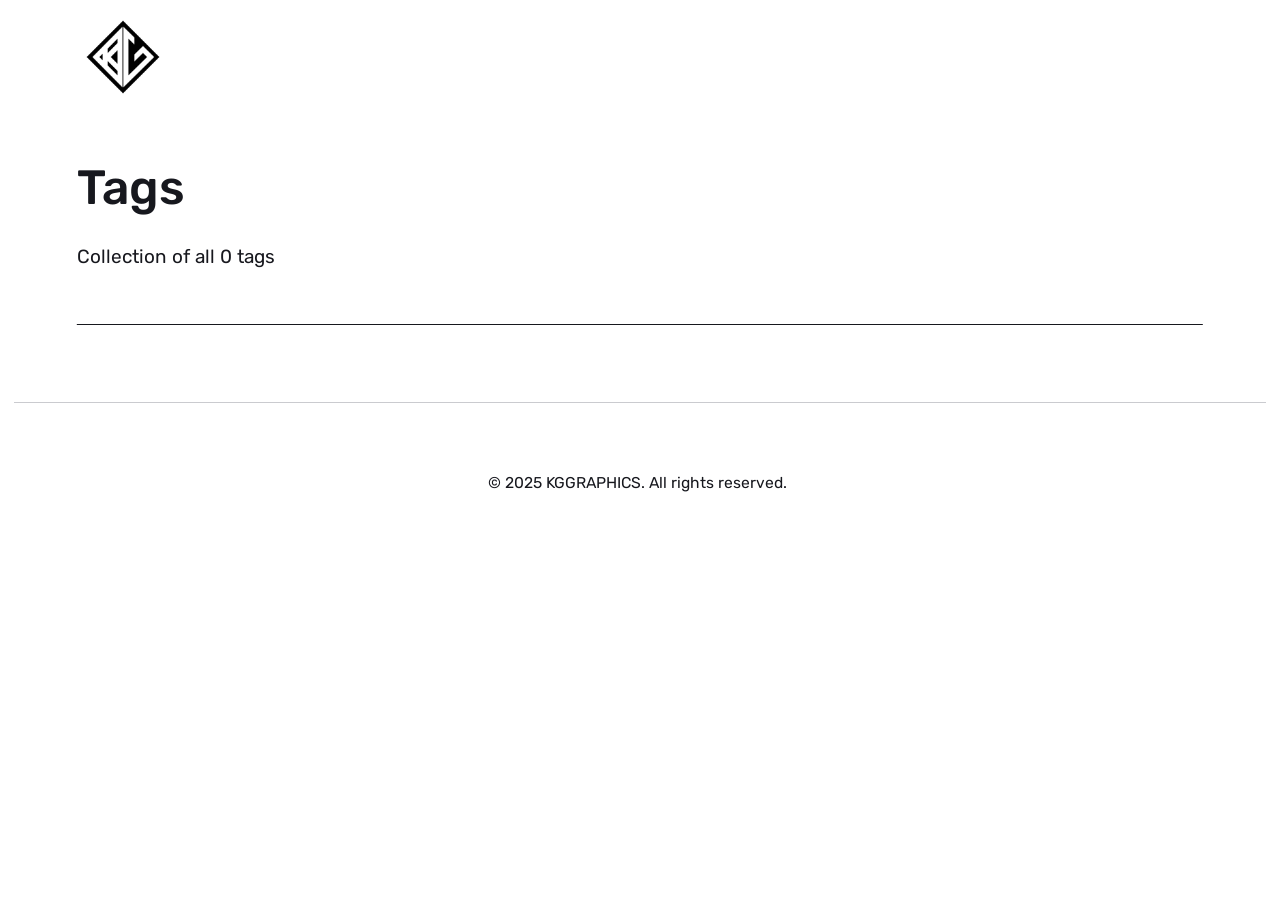
<file: tags/index.html>
<!DOCTYPE html><html lang="en-gb"><head><meta charset="utf-8"><meta http-equiv="X-UA-Compatible" content="IE=edge"><meta name="viewport" content="width=device-width,initial-scale=1"><title>All tags - KGGRAPHICS</title><meta name="robots" content="noindex, follow"><meta name="generator" content="Publii Open-Source CMS for Static Site"><link rel="alternate" type="application/atom+xml" href="https://pavitrapatilgfx.github.io/portfolio/feed.xml" title="KGGRAPHICS - RSS"><link rel="alternate" type="application/json" href="https://pavitrapatilgfx.github.io/portfolio/feed.json" title="KGGRAPHICS - JSON"><meta property="og:title" content="KGGRAPHICS"><meta property="og:image" content="https://pavitrapatilgfx.github.io/portfolio/media/website/site-logo.png"><meta property="og:image:width" content="1080"><meta property="og:image:height" content="1080"><meta property="og:site_name" content="KGGRAPHICS"><meta property="og:description" content=""><meta property="og:url" content="https://pavitrapatilgfx.github.io/portfolio/tags/"><meta property="og:type" content="website"><link rel="shortcut icon" href="https://pavitrapatilgfx.github.io/portfolio/media/website/favicon.ico" type="image/x-icon"><link rel="preload" href="https://pavitrapatilgfx.github.io/portfolio/assets/dynamic/fonts/rubik/rubik.woff2" as="font" type="font/woff2" crossorigin><link rel="preload" href="https://pavitrapatilgfx.github.io/portfolio/assets/dynamic/fonts/rubik/rubik-italic.woff2" as="font" type="font/woff2" crossorigin><link rel="stylesheet" href="https://pavitrapatilgfx.github.io/portfolio/assets/css/style.css?v=8ce7e4e1b708109ac03e9cda44094a16"><script type="application/ld+json">{"@context":"http://schema.org","@type":"Organization","name":"KGGRAPHICS","logo":"https://pavitrapatilgfx.github.io/portfolio/media/website/site-logo.png","url":"https://pavitrapatilgfx.github.io/portfolio/","sameAs":["https://www.instagram.com/kggraphics_/"]}</script><noscript><style>img[loading] {
                    opacity: 1;
                }</style></noscript><style>.fi{fill:none;stroke-linecap:round;stroke-linejoin:round;vertical-align:middle}</style></head><body class="tags-template"><header class="top js-header"><a class="logo" href="https://pavitrapatilgfx.github.io/portfolio/"><img src="https://pavitrapatilgfx.github.io/portfolio/media/website/site-logo.png" alt="KGGRAPHICS" width="1080" height="1080"></a></header><main class="page page--tags"><div class="hero hero--noimage"><header class="hero__content"><div class="wrapper"><h1>Tags</h1><p class="page__desc">Collection of all 0 tags</p></div></header></div><div class="wrapper"><ul class="feed feed--grid"></ul></div></main><footer class="footer"><div class="wrapper"><div class="footer__copyright"><p>© 2025 KGGRAPHICS. All rights reserved. </p></div><div class="footer__social"><a href="https://www.instagram.com/kggraphics_/" aria-label="Instagram"><svg><use xlink:href="https://pavitrapatilgfx.github.io/portfolio/assets/svg/svg-map.svg#instagram"/></svg></a></div><button id="backToTop" class="footer__bttop" aria-label="Back to top" title="Back to top"><svg width="20" height="20"><use xlink:href="https://pavitrapatilgfx.github.io/portfolio/assets/svg/svg-map.svg#toparrow"/></svg></button></div></footer><script defer="defer" src="https://pavitrapatilgfx.github.io/portfolio/assets/js/scripts.min.js?v=700105c316933a8202041b6415abb233"></script><script>window.publiiThemeMenuConfig={mobileMenuMode:'sidebar',animationSpeed:300,submenuWidth: 'auto',doubleClickTime:500,mobileMenuExpandableSubmenus:true,relatedContainerForOverlayMenuSelector:'.top'};</script><script>var images = document.querySelectorAll('img[loading]');
        for (var i = 0; i < images.length; i++) {
            if (images[i].complete) {
                images[i].classList.add('is-loaded');
            } else {
                images[i].addEventListener('load', function () {
                    this.classList.add('is-loaded');
                }, false);
            }
        }</script></body></html>
</file>
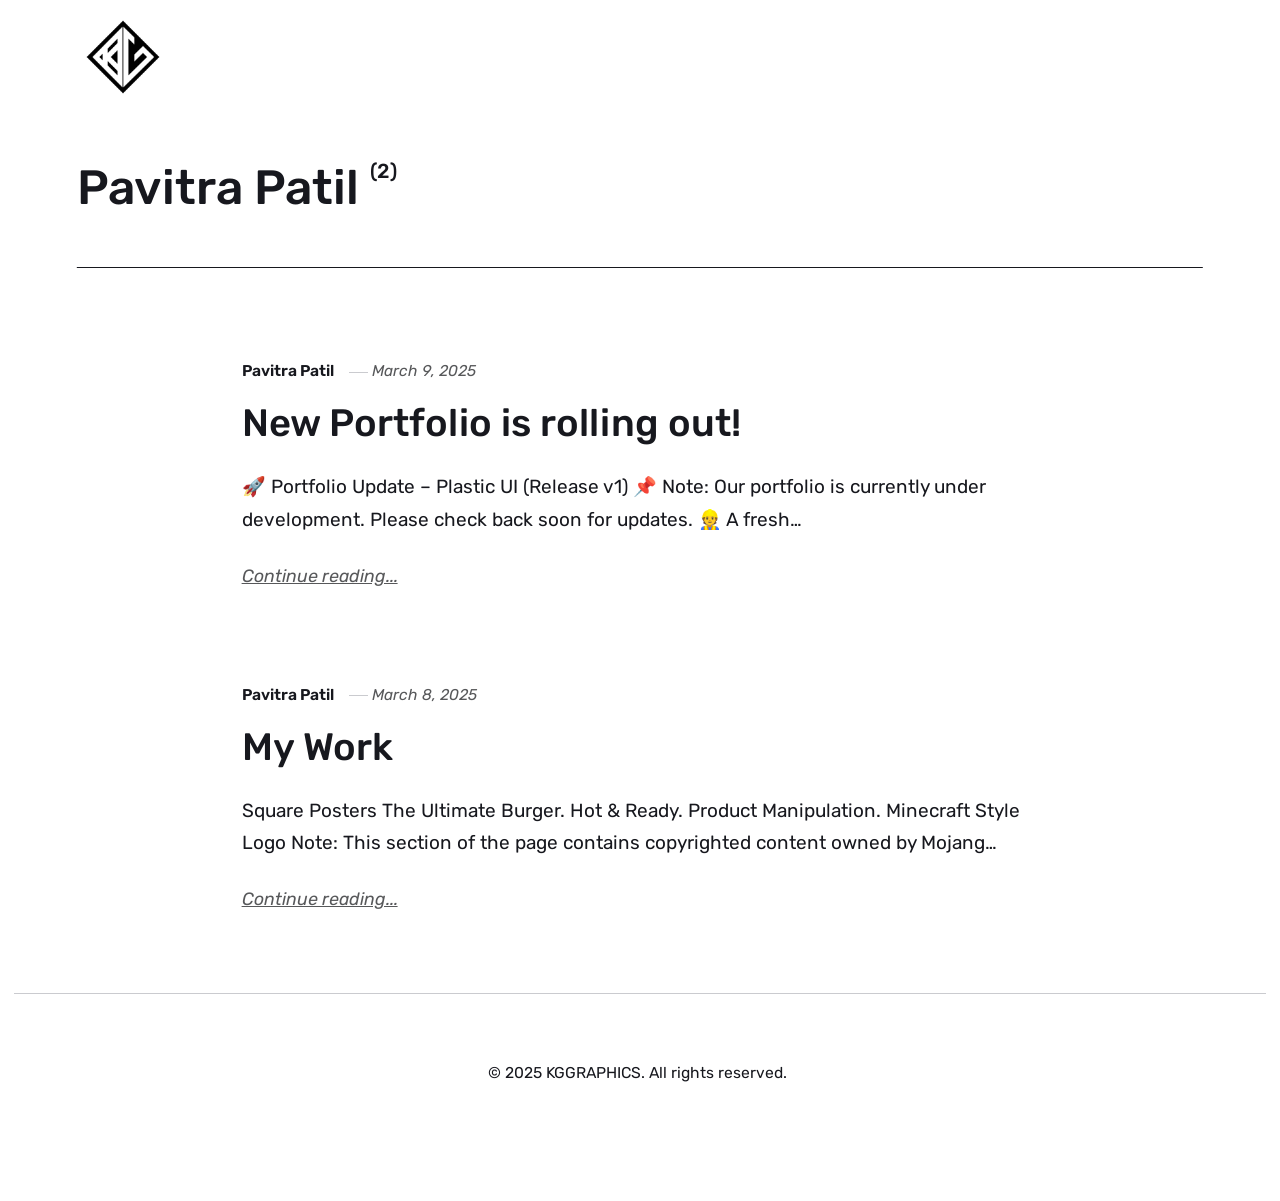
<file: authors/pavitra-patil/index.html>
<!DOCTYPE html><html lang="en-gb"><head><meta charset="utf-8"><meta http-equiv="X-UA-Compatible" content="IE=edge"><meta name="viewport" content="width=device-width,initial-scale=1"><title>Author: Pavitra Patil - KGGRAPHICS</title><meta name="robots" content="noindex, follow"><meta name="generator" content="Publii Open-Source CMS for Static Site"><link rel="alternate" type="application/atom+xml" href="https://pavitrapatilgfx.github.io/portfolio/feed.xml" title="KGGRAPHICS - RSS"><link rel="alternate" type="application/json" href="https://pavitrapatilgfx.github.io/portfolio/feed.json" title="KGGRAPHICS - JSON"><meta property="og:title" content="Pavitra Patil"><meta property="og:image" content="https://pavitrapatilgfx.github.io/portfolio/media/website/site-logo.png"><meta property="og:image:width" content="1080"><meta property="og:image:height" content="1080"><meta property="og:site_name" content="KGGRAPHICS"><meta property="og:description" content=""><meta property="og:url" content="https://pavitrapatilgfx.github.io/portfolio/authors/pavitra-patil/"><meta property="og:type" content="website"><link rel="shortcut icon" href="https://pavitrapatilgfx.github.io/portfolio/media/website/favicon.ico" type="image/x-icon"><link rel="preload" href="https://pavitrapatilgfx.github.io/portfolio/assets/dynamic/fonts/rubik/rubik.woff2" as="font" type="font/woff2" crossorigin><link rel="preload" href="https://pavitrapatilgfx.github.io/portfolio/assets/dynamic/fonts/rubik/rubik-italic.woff2" as="font" type="font/woff2" crossorigin><link rel="stylesheet" href="https://pavitrapatilgfx.github.io/portfolio/assets/css/style.css?v=8ce7e4e1b708109ac03e9cda44094a16"><script type="application/ld+json">{"@context":"http://schema.org","@type":"Organization","name":"KGGRAPHICS","logo":"https://pavitrapatilgfx.github.io/portfolio/media/website/site-logo.png","url":"https://pavitrapatilgfx.github.io/portfolio/","sameAs":["https://www.instagram.com/kggraphics_/"]}</script><noscript><style>img[loading] {
                    opacity: 1;
                }</style></noscript><style>.fi{fill:none;stroke-linecap:round;stroke-linejoin:round;vertical-align:middle}</style></head><body class="author-template"><header class="top js-header"><a class="logo" href="https://pavitrapatilgfx.github.io/portfolio/"><img src="https://pavitrapatilgfx.github.io/portfolio/media/website/site-logo.png" alt="KGGRAPHICS" width="1080" height="1080"></a></header><main class="page page--author"><div class="hero hero--noimage"><header class="hero__content"><div class="wrapper page--author__wrapper"><div><h1>Pavitra Patil <sup>(2)</sup></h1></div></div></header></div><div class="wrapper feed"><article class="feed__item feed__item--centered"><div class="feed__content"><header><div class="feed__meta"><a href="https://pavitrapatilgfx.github.io/portfolio/authors/pavitra-patil/" class="feed__author">Pavitra Patil</a> <time datetime="2025-03-09T12:59" class="feed__date">March 9, 2025</time></div><h2 class="feed__title"><a href="https://pavitrapatilgfx.github.io/portfolio/new-portfolio-is-rolling-out.html">New Portfolio is rolling out!</a></h2></header><p>🚀 Portfolio Update – Plastic UI (Release v1) 📌 Note: Our portfolio is currently under development. Please check back soon for updates. 👷 A fresh&hellip;</p><a href="https://pavitrapatilgfx.github.io/portfolio/new-portfolio-is-rolling-out.html" class="readmore feed__readmore">Continue reading...</a></div></article><article class="feed__item feed__item--centered"><div class="feed__content"><header><div class="feed__meta"><a href="https://pavitrapatilgfx.github.io/portfolio/authors/pavitra-patil/" class="feed__author">Pavitra Patil</a> <time datetime="2025-03-08T13:15" class="feed__date">March 8, 2025</time></div><h2 class="feed__title"><a href="https://pavitrapatilgfx.github.io/portfolio/my-works.html">My Work</a></h2></header><p>Square Posters The Ultimate Burger. Hot & Ready. Product Manipulation. Minecraft Style Logo Note: This section of the page contains copyrighted content owned by Mojang&hellip;</p><a href="https://pavitrapatilgfx.github.io/portfolio/my-works.html" class="readmore feed__readmore">Continue reading...</a></div></article></div></main><footer class="footer"><div class="wrapper"><div class="footer__copyright"><p>© 2025 KGGRAPHICS. All rights reserved. </p></div><div class="footer__social"><a href="https://www.instagram.com/kggraphics_/" aria-label="Instagram"><svg><use xlink:href="https://pavitrapatilgfx.github.io/portfolio/assets/svg/svg-map.svg#instagram"/></svg></a></div><button id="backToTop" class="footer__bttop" aria-label="Back to top" title="Back to top"><svg width="20" height="20"><use xlink:href="https://pavitrapatilgfx.github.io/portfolio/assets/svg/svg-map.svg#toparrow"/></svg></button></div></footer><script defer="defer" src="https://pavitrapatilgfx.github.io/portfolio/assets/js/scripts.min.js?v=700105c316933a8202041b6415abb233"></script><script>window.publiiThemeMenuConfig={mobileMenuMode:'sidebar',animationSpeed:300,submenuWidth: 'auto',doubleClickTime:500,mobileMenuExpandableSubmenus:true,relatedContainerForOverlayMenuSelector:'.top'};</script><script>var images = document.querySelectorAll('img[loading]');
        for (var i = 0; i < images.length; i++) {
            if (images[i].complete) {
                images[i].classList.add('is-loaded');
            } else {
                images[i].addEventListener('load', function () {
                    this.classList.add('is-loaded');
                }, false);
            }
        }</script></body></html>
</file>
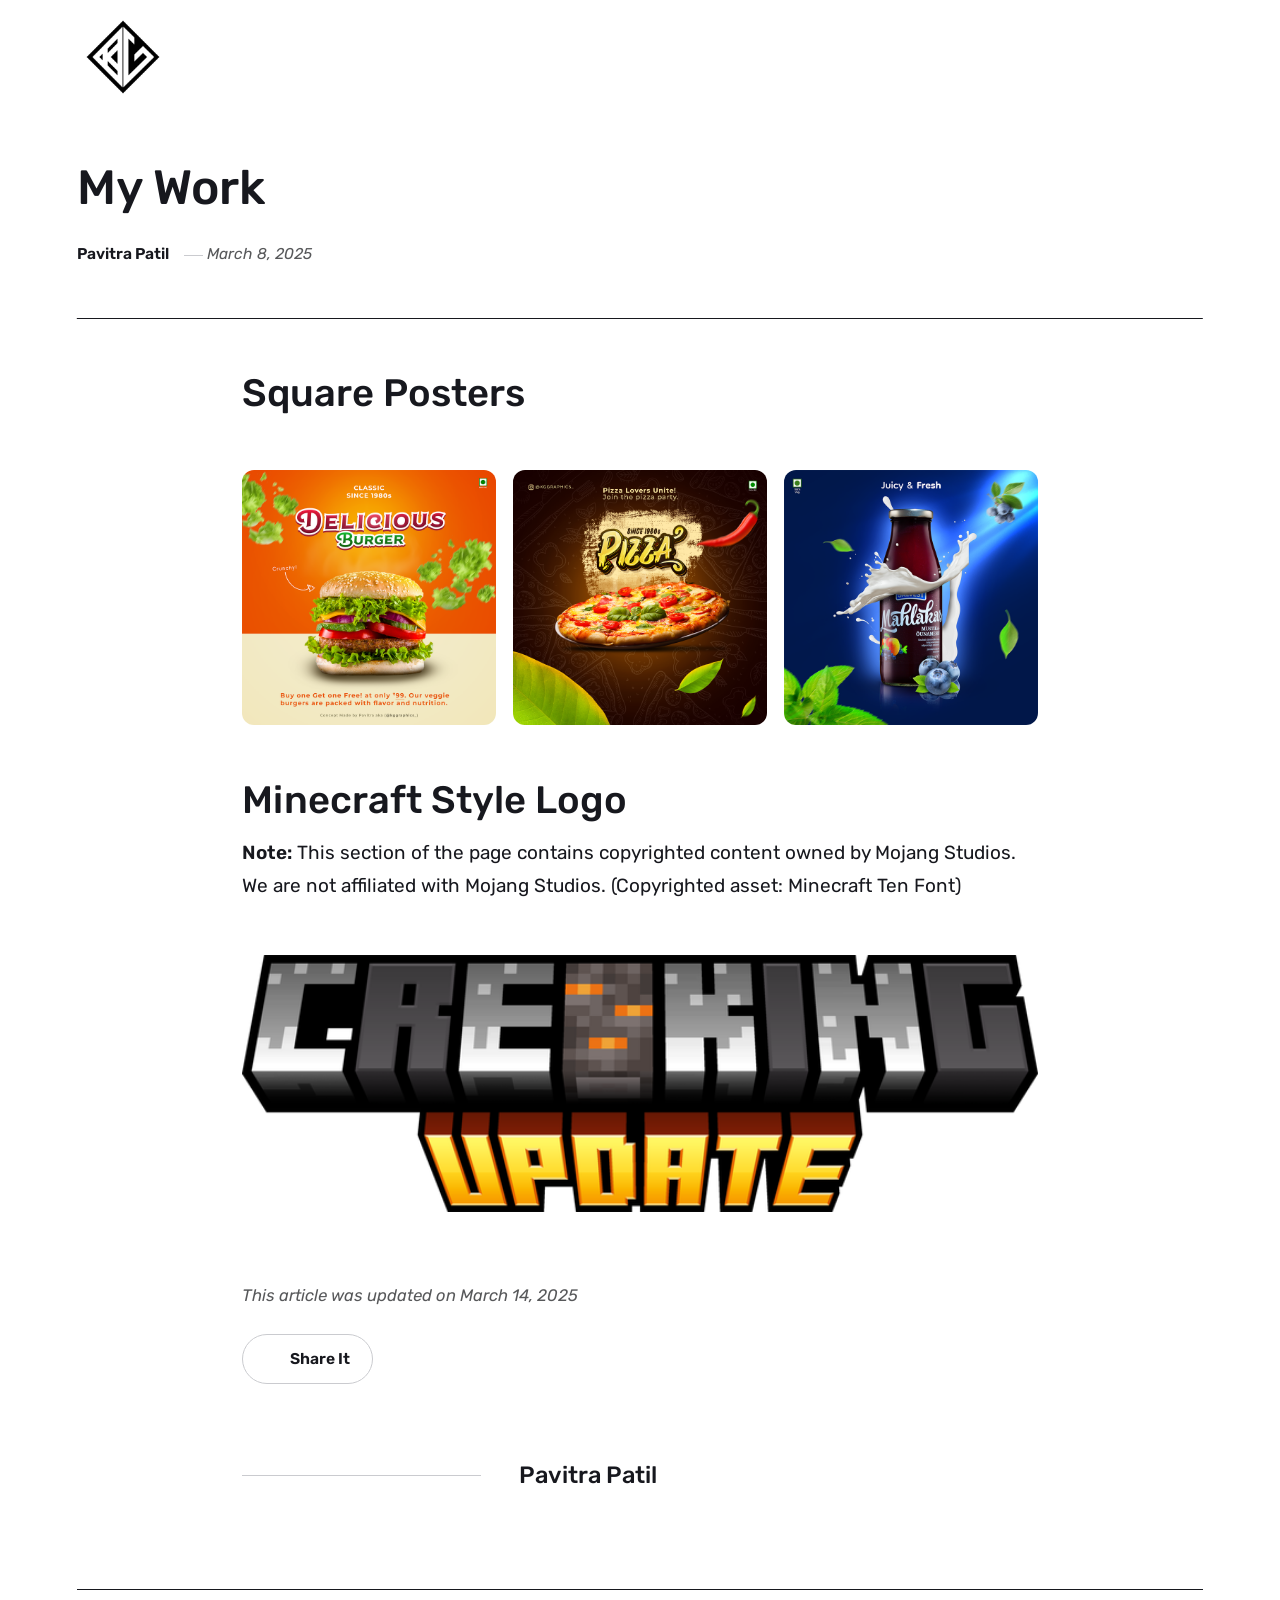
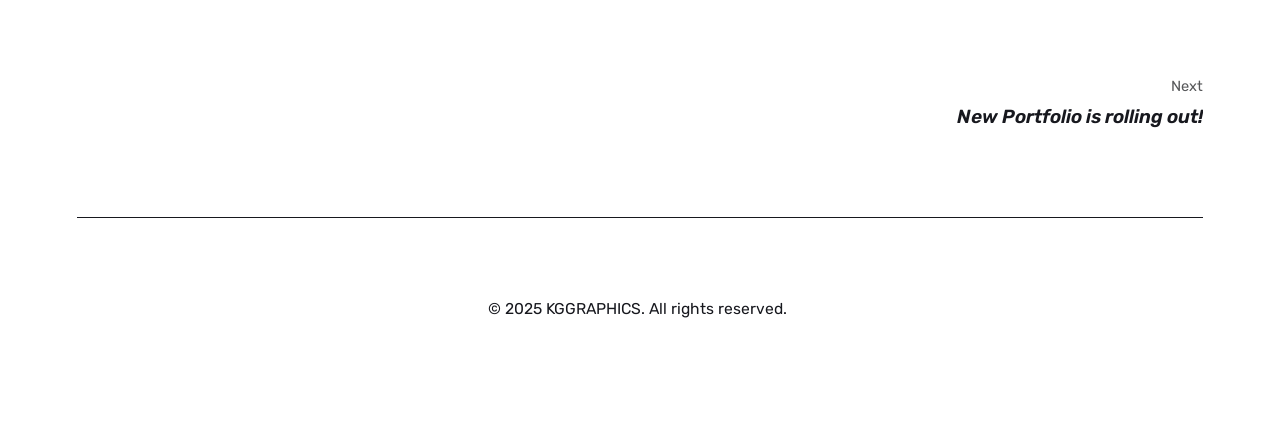
<file: my-works.html>
<!DOCTYPE html><html lang="en-gb"><head><meta charset="utf-8"><meta http-equiv="X-UA-Compatible" content="IE=edge"><meta name="viewport" content="width=device-width,initial-scale=1"><title>My Work - KGGRAPHICS</title><meta name="description" content="Square Posters The Ultimate Burger. Hot & Ready. Product Manipulation. Minecraft Style Logo Note: This section of the page contains copyrighted content owned by Mojang&hellip;"><meta name="generator" content="Publii Open-Source CMS for Static Site"><link rel="canonical" href="https://pavitrapatilgfx.github.io/portfolio/my-works.html"><link rel="alternate" type="application/atom+xml" href="https://pavitrapatilgfx.github.io/portfolio/feed.xml" title="KGGRAPHICS - RSS"><link rel="alternate" type="application/json" href="https://pavitrapatilgfx.github.io/portfolio/feed.json" title="KGGRAPHICS - JSON"><meta property="og:title" content="My Work"><meta property="og:image" content="https://pavitrapatilgfx.github.io/portfolio/media/website/site-logo.png"><meta property="og:image:width" content="1080"><meta property="og:image:height" content="1080"><meta property="og:site_name" content="KGGRAPHICS"><meta property="og:description" content="Square Posters The Ultimate Burger. Hot & Ready. Product Manipulation. Minecraft Style Logo Note: This section of the page contains copyrighted content owned by Mojang&hellip;"><meta property="og:url" content="https://pavitrapatilgfx.github.io/portfolio/my-works.html"><meta property="og:type" content="article"><link rel="shortcut icon" href="https://pavitrapatilgfx.github.io/portfolio/media/website/favicon.ico" type="image/x-icon"><link rel="preload" href="https://pavitrapatilgfx.github.io/portfolio/assets/dynamic/fonts/rubik/rubik.woff2" as="font" type="font/woff2" crossorigin><link rel="preload" href="https://pavitrapatilgfx.github.io/portfolio/assets/dynamic/fonts/rubik/rubik-italic.woff2" as="font" type="font/woff2" crossorigin><link rel="stylesheet" href="https://pavitrapatilgfx.github.io/portfolio/assets/css/style.css?v=8ce7e4e1b708109ac03e9cda44094a16"><script type="application/ld+json">{"@context":"http://schema.org","@type":"Article","mainEntityOfPage":{"@type":"WebPage","@id":"https://pavitrapatilgfx.github.io/portfolio/my-works.html"},"headline":"My Work","datePublished":"2025-03-08T13:15+05:30","dateModified":"2025-03-14T12:39+05:30","image":{"@type":"ImageObject","url":"https://pavitrapatilgfx.github.io/portfolio/media/website/site-logo.png","height":1080,"width":1080},"description":"Square Posters The Ultimate Burger. Hot & Ready. Product Manipulation. Minecraft Style Logo Note: This section of the page contains copyrighted content owned by Mojang&hellip;","author":{"@type":"Person","name":"Pavitra Patil","url":"https://pavitrapatilgfx.github.io/portfolio/authors/pavitra-patil/"},"publisher":{"@type":"Organization","name":"Pavitra Patil","logo":{"@type":"ImageObject","url":"https://pavitrapatilgfx.github.io/portfolio/media/website/site-logo.png","height":1080,"width":1080}}}</script><noscript><style>img[loading] {
                    opacity: 1;
                }</style></noscript><style>.fi{fill:none;stroke-linecap:round;stroke-linejoin:round;vertical-align:middle}</style><link rel="stylesheet" href="https://pavitrapatilgfx.github.io/portfolio/media/plugins/simpleLightboxGallery/venobox.min.css"><link rel="stylesheet" href="https://pavitrapatilgfx.github.io/portfolio/media/plugins/coreLightboxGallery/photoswipe.min.css"><style>:root {
		       	 --pswp-bg: #000000;
					 --pswp-placeholder-bg: rgba(38, 40, 44, 1);
					 --pswp-ui-bg: rgba(38, 40, 44, .5);
                --pswp-ui-color: #ffffff;
                --pswp-icon-stroke-width: 1.5;
                --pswp-icon-size: 24px;
            }

				.pswp--zoomed-in .pswp__zoom-icn-bar-v {
					display: none;
				}</style><style>.extlink::after {
				background-color: currentColor;
				content: "";
				display: inline-block;
				height: 16px;
				margin-left: 5px;
				position: relative;
				top: 0px;
				width: 16px;
			}
		
					.extlink.extlink-icon-1::after {
						mask-image: url("data:image/svg+xml;utf8,<svg viewBox='0 0 24 24' fill='none' stroke='%23000000' stroke-width='2' stroke-linecap='round' stroke-linejoin='round' xmlns='http://www.w3.org/2000/svg'><path d='M15 3h6v6'/><path d='M10 14 21 3'/><path d='M18 13v6a2 2 0 0 1-2 2H5a2 2 0 0 1-2-2V8a2 2 0 0 1 2-2h6'/></svg>");
						mask-repeat: no-repeat;
						mask-size: contain;
					}</style></head><body class="post-template"><header class="top js-header"><a class="logo" href="https://pavitrapatilgfx.github.io/portfolio/"><img src="https://pavitrapatilgfx.github.io/portfolio/media/website/site-logo.png" alt="KGGRAPHICS" width="1080" height="1080"></a></header><main class="post"><article class="content"><div class="hero hero--noimage"><header class="hero__content"><div class="wrapper"><h1>My Work</h1><div class="feed__meta content__meta"><a href="https://pavitrapatilgfx.github.io/portfolio/authors/pavitra-patil/" class="feed__author">Pavitra Patil</a> <time datetime="2025-03-08T13:15" class="feed__date">March 8, 2025</time></div></div></header></div><div class="entry-wrapper content__entry"><h2 id="square-posters">Square Posters</h2><div class="gallery-wrapper"><div class="gallery" data-columns="3"><figure class="gallery__item"><a href="https://pavitrapatilgfx.github.io/portfolio/media/posts/1/gallery/Burger-Poster.png" data-pswp-width="1080" data-pswp-height="1080" data-gall="galleryGroup-1" data-title="The Ultimate Burger."><img decoding="async" loading="lazy" src="https://pavitrapatilgfx.github.io/portfolio/media/posts/1/gallery/Burger-Poster-thumbnail.png" height="720" width="720" alt="Burger Poster 🍔"></a><figcaption>The Ultimate Burger.</figcaption></figure><figure class="gallery__item"><a href="https://pavitrapatilgfx.github.io/portfolio/media/posts/1/gallery/Pizza-Poster.png" data-pswp-width="1080" data-pswp-height="1080" data-gall="galleryGroup-1" data-title="Hot &amp; Ready."><img decoding="async" loading="lazy" src="https://pavitrapatilgfx.github.io/portfolio/media/posts/1/gallery/Pizza-Poster-thumbnail.png" height="720" width="720" alt="Pizza Poster 🍕"></a><figcaption>Hot & Ready.</figcaption></figure><figure class="gallery__item"><a href="https://pavitrapatilgfx.github.io/portfolio/media/posts/1/gallery/berry-poster.png" data-pswp-width="1080" data-pswp-height="1080" data-gall="galleryGroup-1" data-title="Product Manipulation."><img decoding="async" loading="lazy" src="https://pavitrapatilgfx.github.io/portfolio/media/posts/1/gallery/berry-poster-thumbnail.png" height="720" width="720" alt="Berry Juice Poster 🍇"></a><figcaption>Product Manipulation.</figcaption></figure></div></div><h2 id="minecraft-style-logo">Minecraft Style Logo</h2><p><strong>Note:</strong> This section of the page contains copyrighted content owned by Mojang Studios. We are not affiliated with Mojang Studios. (Copyrighted asset: Minecraft Ten Font)</p><div class="gallery-wrapper"><div class="gallery" data-columns="3"><figure class="gallery__item"><a href="https://pavitrapatilgfx.github.io/portfolio/media/posts/1/gallery/creaking_update_logo.png" data-pswp-width="2048" data-pswp-height="661" data-gall="galleryGroup-2" data-title="Minecraft Update Style Logo"><img decoding="async" loading="lazy" src="https://pavitrapatilgfx.github.io/portfolio/media/posts/1/gallery/creaking_update_logo-thumbnail.png" height="232" width="720" alt="Creaking Update "></a><figcaption>Minecraft Update Style Logo</figcaption></figure></div></div></div><footer class="content__footer"><div class="entry-wrapper"><p class="content__updated">This article was updated on March 14, 2025</p><div class="content__actions"><div class="content__share"><button class="btn--icon content__share-button js-content__share-button"><svg width="20" height="20" aria-hidden="true"><use xlink:href="https://pavitrapatilgfx.github.io/portfolio/assets/svg/svg-map.svg#share"></use></svg> <span>Share It</span></button><div class="content__share-popup js-content__share-popup"></div></div></div><div class="content__bio bio"><div><h3 class="h4 bio__name"><a href="https://pavitrapatilgfx.github.io/portfolio/authors/pavitra-patil/" rel="author">Pavitra Patil</a></h3></div></div></div><nav class="content__nav"><div class="wrapper"><div class="content__nav-inner"><div class="content__nav-next"><a href="https://pavitrapatilgfx.github.io/portfolio/new-portfolio-is-rolling-out.html" class="content__nav-link" rel="next"><div><span>Next</span> New Portfolio is rolling out!</div></a></div></div></div></nav></footer></article></main><footer class="footer footer--glued"><div class="wrapper"><div class="footer__copyright"><p>© 2025 KGGRAPHICS. All rights reserved. </p></div><div class="footer__social"><a href="https://www.instagram.com/kggraphics_/" aria-label="Instagram"><svg><use xlink:href="https://pavitrapatilgfx.github.io/portfolio/assets/svg/svg-map.svg#instagram"/></svg></a></div><button id="backToTop" class="footer__bttop" aria-label="Back to top" title="Back to top"><svg width="20" height="20"><use xlink:href="https://pavitrapatilgfx.github.io/portfolio/assets/svg/svg-map.svg#toparrow"/></svg></button></div></footer><script defer="defer" src="https://pavitrapatilgfx.github.io/portfolio/assets/js/scripts.min.js?v=700105c316933a8202041b6415abb233"></script><script>window.publiiThemeMenuConfig={mobileMenuMode:'sidebar',animationSpeed:300,submenuWidth: 'auto',doubleClickTime:500,mobileMenuExpandableSubmenus:true,relatedContainerForOverlayMenuSelector:'.top'};</script><script>var images = document.querySelectorAll('img[loading]');
        for (var i = 0; i < images.length; i++) {
            if (images[i].complete) {
                images[i].classList.add('is-loaded');
            } else {
                images[i].addEventListener('load', function () {
                    this.classList.add('is-loaded');
                }, false);
            }
        }</script><script defer="defer" src="https://pavitrapatilgfx.github.io/portfolio/media/plugins/simpleLightboxGallery/venobox.min.js"></script><script type="text/javascript">document.addEventListener("DOMContentLoaded", () => {
						 try {
							  if (typeof VenoBox !== 'undefined') {
									new VenoBox({
										 selector: '.gallery__item a',
titleattr: 'data-title',
bgcolor: 'rgba(38, 40, 44, 1)',
fitView: true,
infinigall: true,
maxWidth: '100%',
navigation: true,
navKeyboard: true,
navTouch: true,
navSpeed: 300,
numeration: true,
overlayClose: true,
overlayColor: 'rgba(0,0,0,0.8)',
share: true,
shareStyle: 'pill',
spinColor: '#d2d2d2',
spinner: 'pulse',
titlePosition: 'top',
titleStyle: 'transparent',
toolsBackground: '#1C1C1C',
toolsColor: '#d2d2d2',
initialScale: 0.9,
transitionSpeed: 200
									});
							  } else {
									console.error("VenoBox script not loaded.");
							  }
						 } catch (error) {
							  console.error("Failed to initialize VenoBox:", error);
						 }
					});</script><script type="module">import PhotoSwipeLightbox from 'https://pavitrapatilgfx.github.io/portfolio/media/plugins/coreLightboxGallery/photoswipe-lightbox.esm.min.js';
				 const galleries = document.querySelectorAll('.gallery');
				 galleries.forEach(gallery => {
					  const lightbox = new PhotoSwipeLightbox({
							gallery: gallery,
children: 'figure',
mainClass: 'pswp--custom-bg',
showHideAnimationType: 'zoom',
showAnimationDuration: 333,
hideAnimationDuration: 333,
easing: 'cubic-bezier(.4,0,.22,1)',
initialZoomLevel: 'fit',
secondaryZoomLevel: 'fill',
imageClickAction: 'zoom-or-close',
spacing: 0.1,
loop: true,
wheelToZoom: false,
escKey: true,
arrowKeys: true,
padding: {"top":0,"bottom":0,"left":0,"right":0},
arrowPrev: true,
arrowNext: true,
close: true,
zoom: true,
counter: true,
preload: [1, 2],
bgOpacity: 0.6,
arrowPrevSVG: `<svg viewBox="0 0 24 24" stroke="currentColor" stroke-linecap="round" stroke-linejoin="round" fill="none" class="pswp__icn" aria-hidden="true"><path d="M21 12L3 12M3 12L11.5 3.5M3 12L11.5 20.5"></path></svg>`,
arrowNextSVG: `<svg viewBox="0 0 24 24" stroke="currentColor" stroke-linecap="round" stroke-linejoin="round" fill="none" class="pswp__icn" aria-hidden="true"><path d="M21 12L3 12M3 12L11.5 3.5M3 12L11.5 20.5"></path></svg>`,
closeSVG: `<svg viewBox="0 0 24 24" stroke="currentColor" stroke-linecap="round" stroke-linejoin="round" fill="none" class="pswp__icn" aria-hidden="true"><path d="M6.75827 17.2426L12.0009 12M17.2435 6.75736L12.0009 12M12.0009 12L6.75827 6.75736M12.0009 12L17.2435 17.2426"></path></svg>`,
zoomSVG: `<svg viewBox="0 0 24 24" fill="none" stroke="currentColor" stroke-linecap="round" stroke-linejoin="round" class="pswp__icn" aria-hidden="true"><path d="M8 11H14"></path><path class="pswp__zoom-icn-bar-v" d="M11 8V14"></path><path d="M17 17L21 21"></path><path d="M3 11C3 15.4183 6.58172 19 11 19C13.213 19 15.2161 18.1015 16.6644 16.6493C18.1077 15.2022 19 13.2053 19 11C19 6.58172 15.4183 3 11 3C6.58172 3 3 6.58172 3 11Z"></path></svg>`,
                    pswpModule: () => import('https://pavitrapatilgfx.github.io/portfolio/media/plugins/coreLightboxGallery/photoswipe.esm.min.js'),

					  });
					  
				 lightbox.on('uiRegister', () => {
					  
				 lightbox.pswp.ui.registerElement({
					  name: 'download-button',
					  order: 8,
					  isButton: true,
					  tagName: 'a',
					  html: `<svg stroke="currentColor" stroke-linecap="round" stroke-linejoin="round" viewBox="0 0 24 24" fill="none" class="pswp__icn" aria-hidden="true"><path d="M6 20L18 20"></path><path d="M12 4V16M12 16L15.5 12.5M12 16L8.5 12.5"></path></svg>`,
					  onInit: (el, pswp) => {
							el.setAttribute('download', '');
							el.setAttribute('target', '_blank');
							el.setAttribute('rel', 'noopener');
							pswp.on('change', () => {
								 el.href = pswp.currSlide.data.src;
							});
					  }
				 });
			

				 lightbox.pswp.ui.registerElement({
					  name: 'custom-caption',
					  order: 9,
					  isButton: false,
					  appendTo: 'root',
					  html: '',
					  onInit: (el, pswp) => {
							pswp.on('change', () => {
								 const currSlideElement = pswp.currSlide.data.element.closest('figure');
								 let captionHTML = '';
								 if (currSlideElement) {
									  const figCaption = currSlideElement.querySelector('figcaption');
									  if (figCaption) {
											captionHTML = figCaption.innerHTML;
									  } else {
											captionHTML = currSlideElement.querySelector('img')?.getAttribute('alt') || '';
									  }
								 }
								 if (captionHTML.trim()) {
									  el.innerHTML = captionHTML;
									  el.classList.remove('hidden-caption-content'); 
								 } else {
									  el.innerHTML = '';
									  el.classList.add('hidden-caption-content'); 
								 }
							});
					  }
				 });
			
				 });
			
					  lightbox.init();
				 });</script></body></html>
</file>
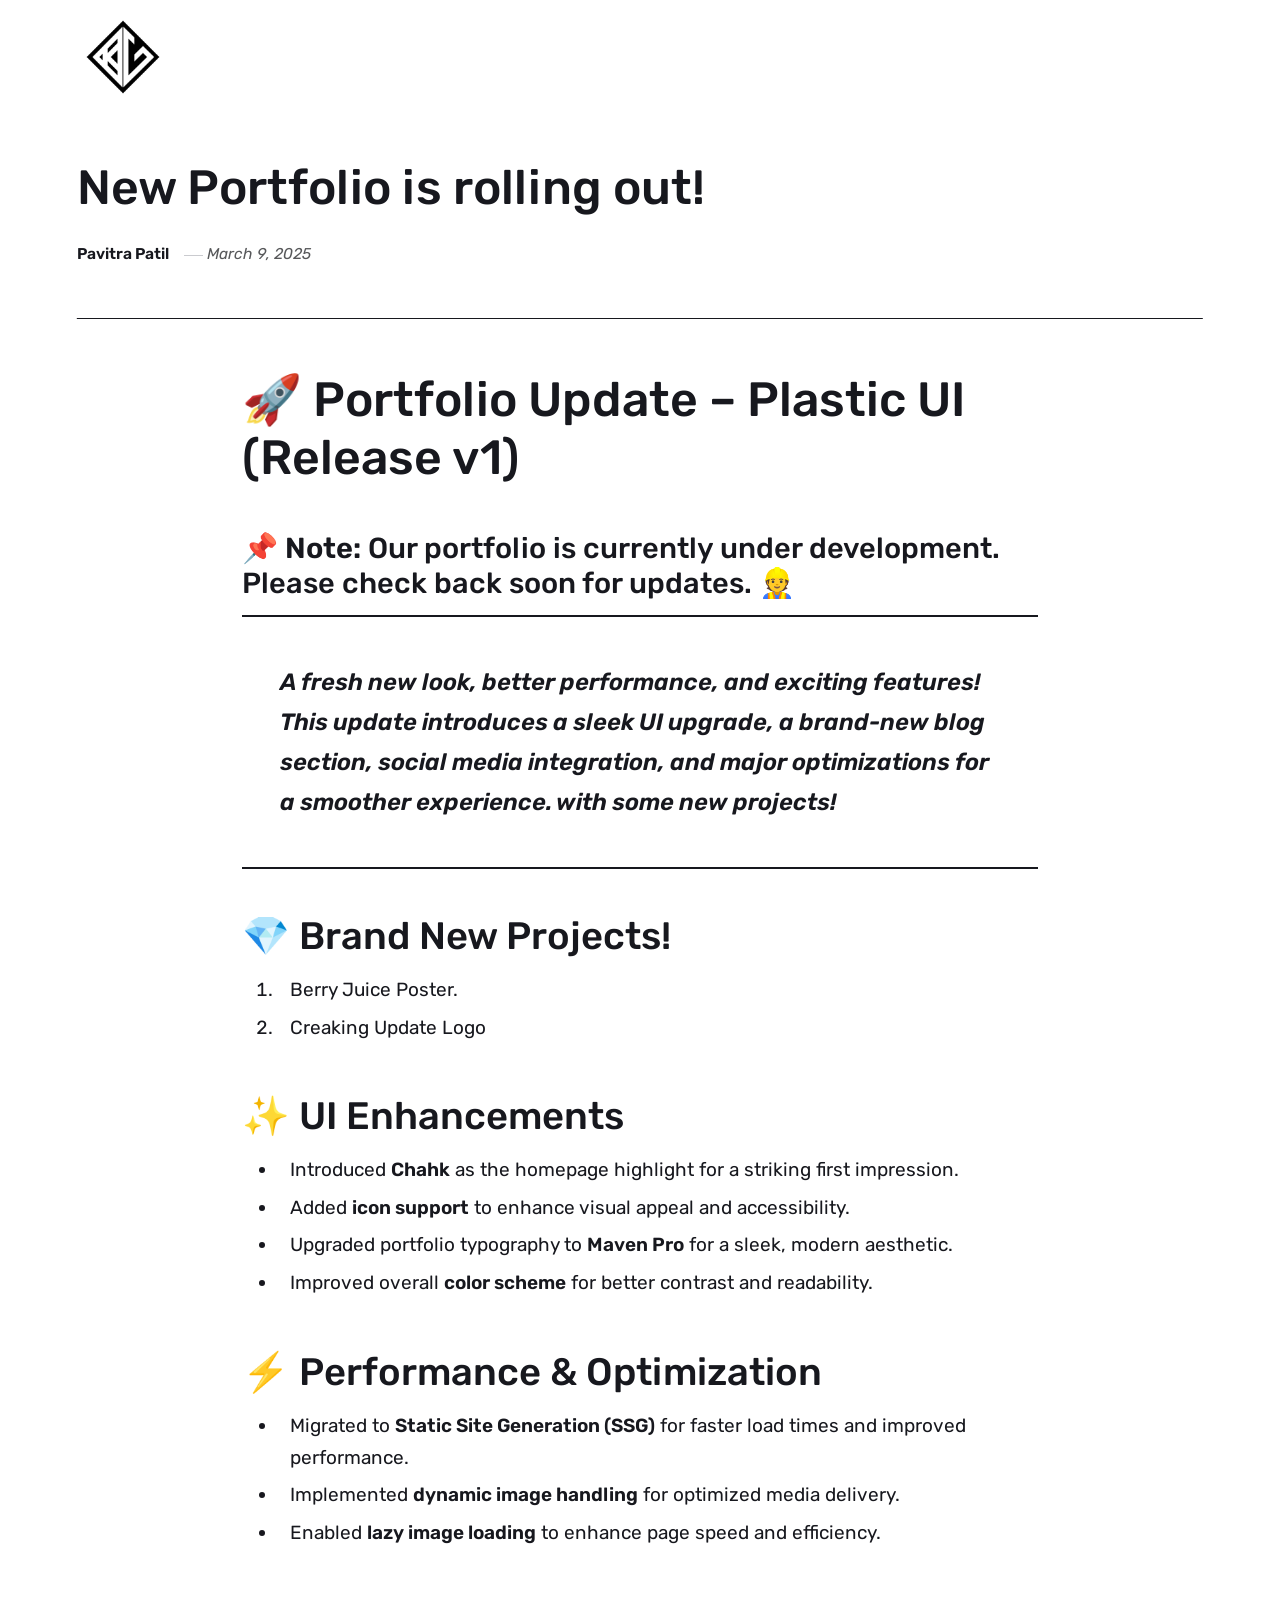
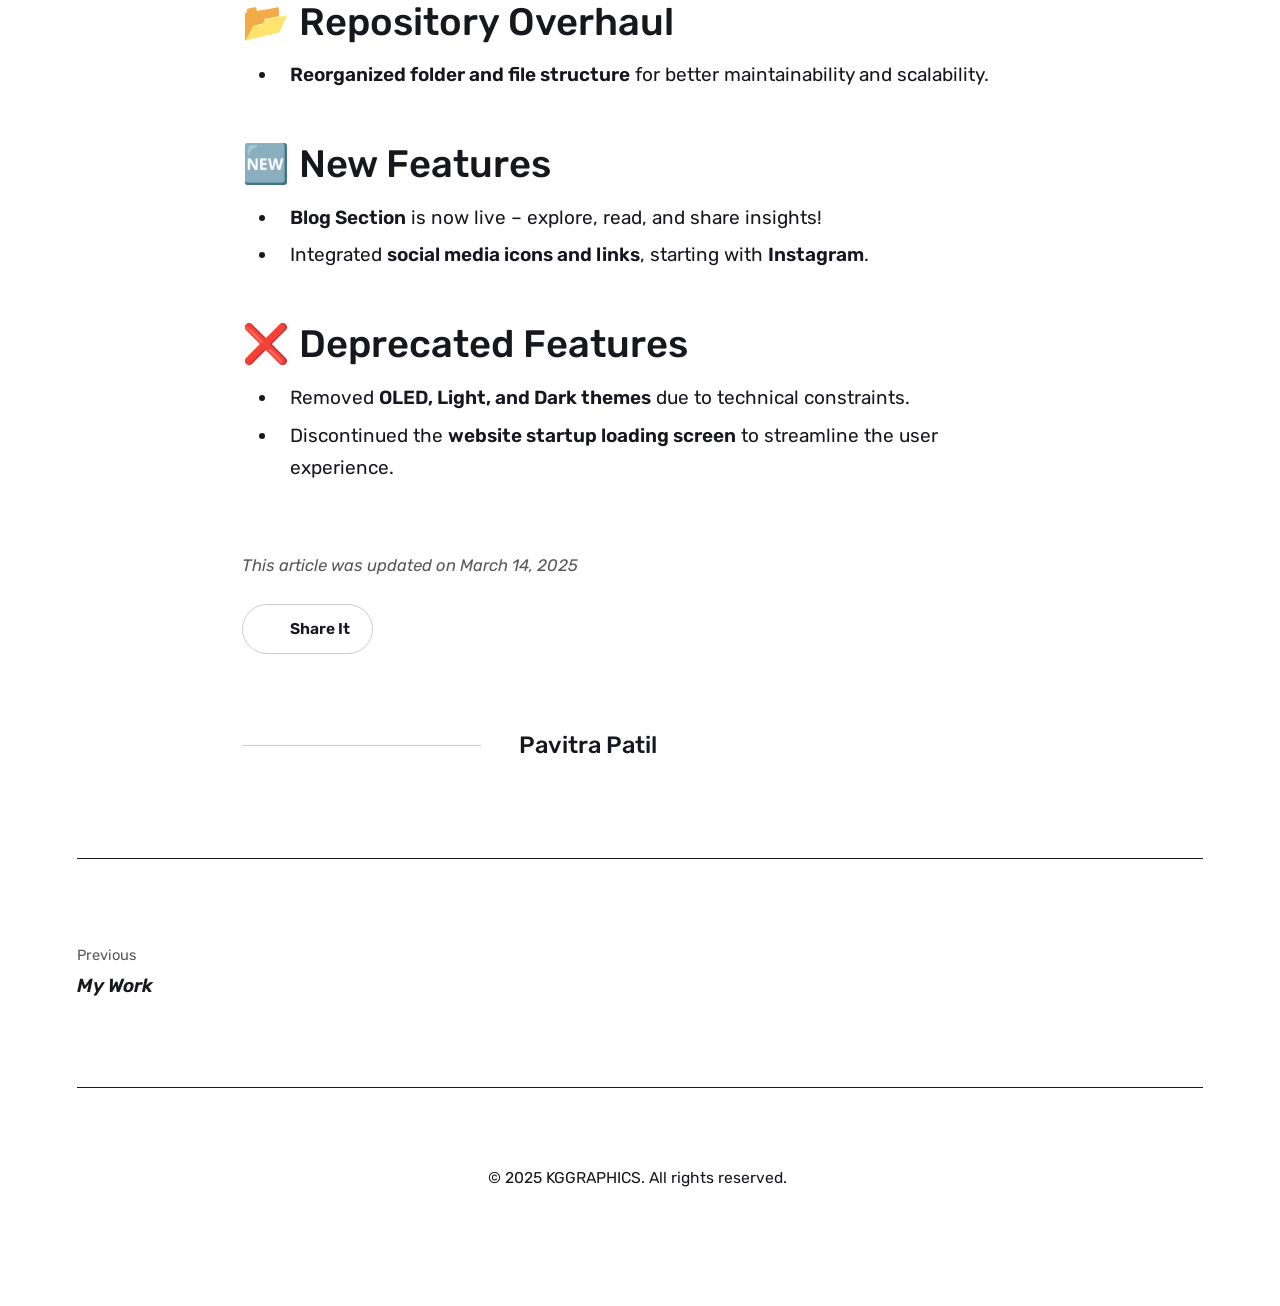
<file: new-portfolio-is-rolling-out.html>
<!DOCTYPE html><html lang="en-gb"><head><meta charset="utf-8"><meta http-equiv="X-UA-Compatible" content="IE=edge"><meta name="viewport" content="width=device-width,initial-scale=1"><title>New Portfolio is rolling out! - KGGRAPHICS</title><meta name="description" content="🚀 Portfolio Update – Plastic UI (Release v1) 📌 Note: Our portfolio is currently under development. Please check back soon for updates. 👷 A fresh&hellip;"><meta name="generator" content="Publii Open-Source CMS for Static Site"><link rel="canonical" href="https://pavitrapatilgfx.github.io/portfolio/new-portfolio-is-rolling-out.html"><link rel="alternate" type="application/atom+xml" href="https://pavitrapatilgfx.github.io/portfolio/feed.xml" title="KGGRAPHICS - RSS"><link rel="alternate" type="application/json" href="https://pavitrapatilgfx.github.io/portfolio/feed.json" title="KGGRAPHICS - JSON"><meta property="og:title" content="New Portfolio is rolling out!"><meta property="og:image" content="https://pavitrapatilgfx.github.io/portfolio/media/website/site-logo.png"><meta property="og:image:width" content="1080"><meta property="og:image:height" content="1080"><meta property="og:site_name" content="KGGRAPHICS"><meta property="og:description" content="🚀 Portfolio Update – Plastic UI (Release v1) 📌 Note: Our portfolio is currently under development. Please check back soon for updates. 👷 A fresh&hellip;"><meta property="og:url" content="https://pavitrapatilgfx.github.io/portfolio/new-portfolio-is-rolling-out.html"><meta property="og:type" content="article"><link rel="shortcut icon" href="https://pavitrapatilgfx.github.io/portfolio/media/website/favicon.ico" type="image/x-icon"><link rel="preload" href="https://pavitrapatilgfx.github.io/portfolio/assets/dynamic/fonts/rubik/rubik.woff2" as="font" type="font/woff2" crossorigin><link rel="preload" href="https://pavitrapatilgfx.github.io/portfolio/assets/dynamic/fonts/rubik/rubik-italic.woff2" as="font" type="font/woff2" crossorigin><link rel="stylesheet" href="https://pavitrapatilgfx.github.io/portfolio/assets/css/style.css?v=8ce7e4e1b708109ac03e9cda44094a16"><script type="application/ld+json">{"@context":"http://schema.org","@type":"Article","mainEntityOfPage":{"@type":"WebPage","@id":"https://pavitrapatilgfx.github.io/portfolio/new-portfolio-is-rolling-out.html"},"headline":"New Portfolio is rolling out!","datePublished":"2025-03-09T12:59+05:30","dateModified":"2025-03-14T12:42+05:30","image":{"@type":"ImageObject","url":"https://pavitrapatilgfx.github.io/portfolio/media/website/site-logo.png","height":1080,"width":1080},"description":"🚀 Portfolio Update – Plastic UI (Release v1) 📌 Note: Our portfolio is currently under development. Please check back soon for updates. 👷 A fresh&hellip;","author":{"@type":"Person","name":"Pavitra Patil","url":"https://pavitrapatilgfx.github.io/portfolio/authors/pavitra-patil/"},"publisher":{"@type":"Organization","name":"Pavitra Patil","logo":{"@type":"ImageObject","url":"https://pavitrapatilgfx.github.io/portfolio/media/website/site-logo.png","height":1080,"width":1080}}}</script><noscript><style>img[loading] {
                    opacity: 1;
                }</style></noscript><style>.fi{fill:none;stroke-linecap:round;stroke-linejoin:round;vertical-align:middle}</style><style>.extlink::after {
				background-color: currentColor;
				content: "";
				display: inline-block;
				height: 16px;
				margin-left: 5px;
				position: relative;
				top: 0px;
				width: 16px;
			}
		
					.extlink.extlink-icon-1::after {
						mask-image: url("data:image/svg+xml;utf8,<svg viewBox='0 0 24 24' fill='none' stroke='%23000000' stroke-width='2' stroke-linecap='round' stroke-linejoin='round' xmlns='http://www.w3.org/2000/svg'><path d='M15 3h6v6'/><path d='M10 14 21 3'/><path d='M18 13v6a2 2 0 0 1-2 2H5a2 2 0 0 1-2-2V8a2 2 0 0 1 2-2h6'/></svg>");
						mask-repeat: no-repeat;
						mask-size: contain;
					}</style></head><body class="post-template"><header class="top js-header"><a class="logo" href="https://pavitrapatilgfx.github.io/portfolio/"><img src="https://pavitrapatilgfx.github.io/portfolio/media/website/site-logo.png" alt="KGGRAPHICS" width="1080" height="1080"></a></header><main class="post"><article class="content"><div class="hero hero--noimage"><header class="hero__content"><div class="wrapper"><h1>New Portfolio is rolling out!</h1><div class="feed__meta content__meta"><a href="https://pavitrapatilgfx.github.io/portfolio/authors/pavitra-patil/" class="feed__author">Pavitra Patil</a> <time datetime="2025-03-09T12:59" class="feed__date">March 9, 2025</time></div></div></header></div><div class="entry-wrapper content__entry"><h1 id="🚀-portfolio-update--plastic-ui-release-v1">🚀 Portfolio Update – Plastic UI (Release v1)</h1><h3 id="📌-note-our-portfolio-is-currently-under-development-please-check-back-soon-for-updates-👷">📌 <strong>Note:</strong> Our portfolio is currently under development. Please check back soon for updates. 👷</h3><blockquote><p><strong>A fresh new look, better performance, and exciting features!</strong><br>This update introduces a sleek UI upgrade, a brand-new blog section, social media integration, and major optimizations for a smoother experience. with some new projects!</p></blockquote><h2 id="💎-brand-new-projects">💎 Brand New Projects!</h2><ol><li>Berry Juice Poster.</li><li>Creaking Update Logo</li></ol><h2 id="✨-ui-enhancements">✨ UI Enhancements</h2><ul><li>Introduced <strong>Chahk</strong> as the homepage highlight for a striking first impression.</li><li>Added <strong>icon support</strong> to enhance visual appeal and accessibility.</li><li>Upgraded portfolio typography to <strong>Maven Pro</strong> for a sleek, modern aesthetic.</li><li>Improved overall <strong>color scheme</strong> for better contrast and readability.</li></ul><h2 id="⚡-performance--optimization">⚡ Performance &amp; Optimization</h2><ul><li>Migrated to <strong>Static Site Generation (SSG)</strong> for faster load times and improved performance.</li><li>Implemented <strong>dynamic image handling</strong> for optimized media delivery.</li><li>Enabled <strong>lazy image loading</strong> to enhance page speed and efficiency.</li></ul><h2 id="📂-repository-overhaul">📂 Repository Overhaul</h2><ul><li><strong>Reorganized folder and file structure</strong> for better maintainability and scalability.</li></ul><h2 id="🆕-new-features">🆕 New Features</h2><ul><li><strong>Blog Section</strong> is now live – explore, read, and share insights!</li><li>Integrated <strong>social media icons and links</strong>, starting with <strong>Instagram</strong>.</li></ul><h2 id="❌-deprecated-features">❌ Deprecated Features</h2><ul><li>Removed <strong>OLED, Light, and Dark themes</strong> due to technical constraints.</li><li>Discontinued the <strong>website startup loading screen</strong> to streamline the user experience.</li></ul></div><footer class="content__footer"><div class="entry-wrapper"><p class="content__updated">This article was updated on March 14, 2025</p><div class="content__actions"><div class="content__share"><button class="btn--icon content__share-button js-content__share-button"><svg width="20" height="20" aria-hidden="true"><use xlink:href="https://pavitrapatilgfx.github.io/portfolio/assets/svg/svg-map.svg#share"></use></svg> <span>Share It</span></button><div class="content__share-popup js-content__share-popup"></div></div></div><div class="content__bio bio"><div><h3 class="h4 bio__name"><a href="https://pavitrapatilgfx.github.io/portfolio/authors/pavitra-patil/" rel="author">Pavitra Patil</a></h3></div></div></div><nav class="content__nav"><div class="wrapper"><div class="content__nav-inner"><div class="content__nav-prev"><a href="https://pavitrapatilgfx.github.io/portfolio/my-works.html" class="content__nav-link" rel="prev"><div><span>Previous</span> My Work</div></a></div></div></div></nav></footer></article></main><footer class="footer footer--glued"><div class="wrapper"><div class="footer__copyright"><p>© 2025 KGGRAPHICS. All rights reserved. </p></div><div class="footer__social"><a href="https://www.instagram.com/kggraphics_/" aria-label="Instagram"><svg><use xlink:href="https://pavitrapatilgfx.github.io/portfolio/assets/svg/svg-map.svg#instagram"/></svg></a></div><button id="backToTop" class="footer__bttop" aria-label="Back to top" title="Back to top"><svg width="20" height="20"><use xlink:href="https://pavitrapatilgfx.github.io/portfolio/assets/svg/svg-map.svg#toparrow"/></svg></button></div></footer><script defer="defer" src="https://pavitrapatilgfx.github.io/portfolio/assets/js/scripts.min.js?v=700105c316933a8202041b6415abb233"></script><script>window.publiiThemeMenuConfig={mobileMenuMode:'sidebar',animationSpeed:300,submenuWidth: 'auto',doubleClickTime:500,mobileMenuExpandableSubmenus:true,relatedContainerForOverlayMenuSelector:'.top'};</script><script>var images = document.querySelectorAll('img[loading]');
        for (var i = 0; i < images.length; i++) {
            if (images[i].complete) {
                images[i].classList.add('is-loaded');
            } else {
                images[i].addEventListener('load', function () {
                    this.classList.add('is-loaded');
                }, false);
            }
        }</script></body></html>
</file>
